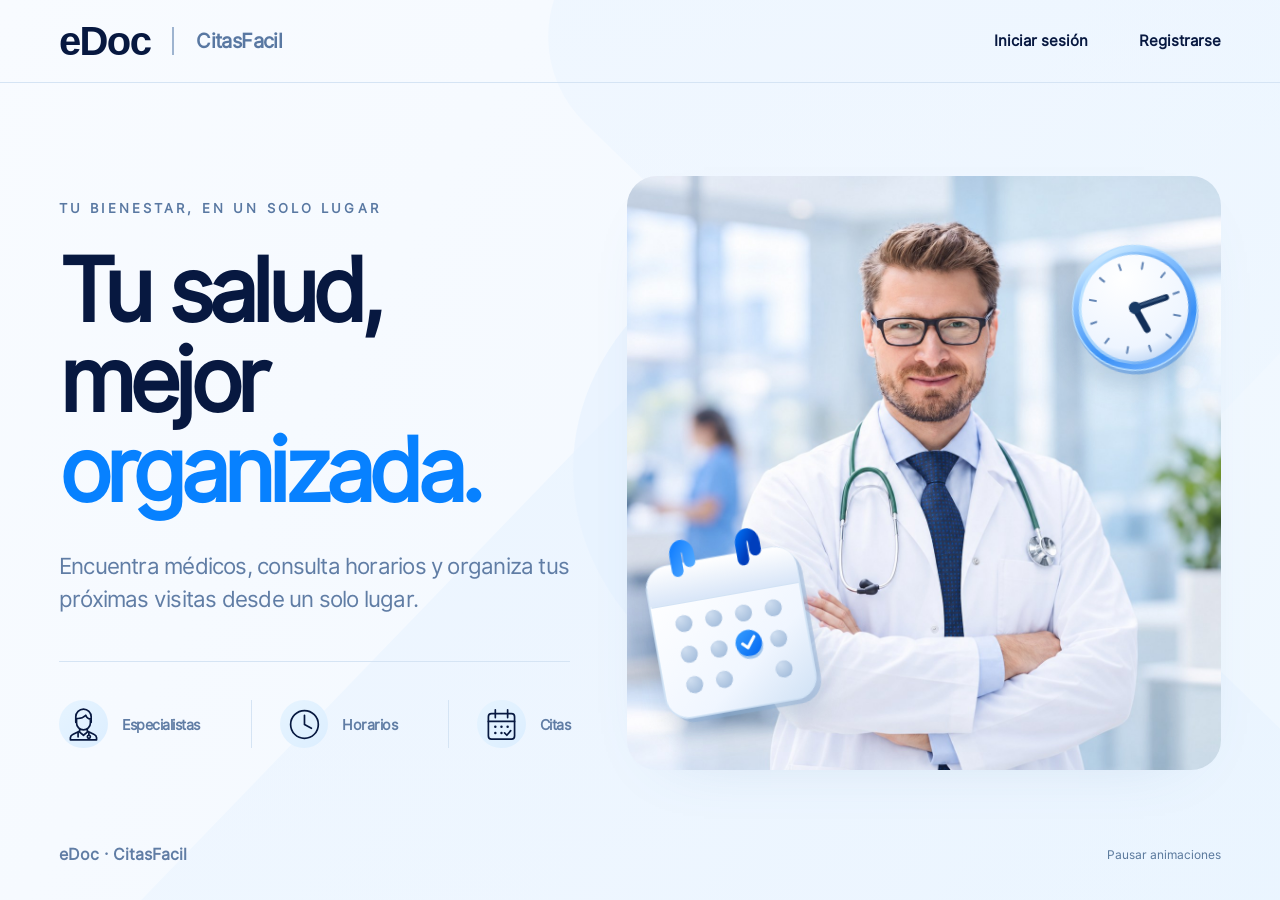
<file: index.html>
﻿<!DOCTYPE html>
<html lang="es">
<head>
  <meta charset="UTF-8">
  <meta name="viewport" content="width=device-width, initial-scale=1.0">
  <meta name="description" content="Encuentra médicos, consulta horarios y organiza tus próximas visitas desde un solo lugar con eDoc CitasFacil.">
  <meta name="theme-color" content="#f5faff">
  <link rel="preload" as="image" href="img/hero-doctor-v2.jpg" fetchpriority="high">
  <link rel="stylesheet" href="css/index.css?v=4">
  <script src="js/landing.js?v=1" defer></script>
  <title>eDoc · Tu salud, mejor organizada</title>
</head>
<body>
  <a class="skip-link" href="#inicio">Saltar al contenido</a>
  <script>
    if (location.protocol === 'file:') {
      addEventListener('DOMContentLoaded', function () {
        document.querySelector('.landing-main').innerHTML = '<h1>Abre Iniciar-eDoc.cmd</h1><p>Esta aplicacion necesita su servidor local. Cierra esta pagina y haz doble clic en Iniciar-eDoc.cmd dentro de la carpeta extraida. El navegador se abrira automaticamente.</p>';
        document.querySelector('.landing-main').classList.add('local-server-required');
        document.querySelector('nav').hidden = true;
      });
    }
  </script>
  <div class="landing">
    <header class="landing-header">
      <a class="edoc-logo" href="index.html" aria-label="eDoc CitasFacil, inicio">eDoc<span>CitasFacil</span></a>
      <nav aria-label="Acceso">
        <a href="login.php">Iniciar sesión</a>
        <a href="signup.php">Registrarse</a>
      </nav>
    </header>
    <main class="landing-main" id="inicio">
      <div class="hero-copy">
        <p class="eyebrow">Tu bienestar, en un solo lugar</p>
        <h1>Tu salud,<br>mejor<br><span>organizada.</span></h1>
        <p class="hero-description">Encuentra médicos, consulta horarios y organiza tus próximas visitas desde un solo lugar.</p>
        <ul class="hero-features" aria-label="Todo para organizar tu atención">
          <li class="feature feature-specialists">
            <span class="feature-icon" aria-hidden="true"><svg viewBox="0 0 48 48" fill="none" stroke="currentColor" stroke-width="2.2" stroke-linecap="round" stroke-linejoin="round"><path class="specialist-outline" d="M14 21v-7a10 10 0 0 1 20 0v7M15 17v5a9 9 0 0 0 18 0v-5M14 16c6 1 10-1 13-4 1 3 4 5 7 5M19 30v4l5 4 5-4v-4M18 33l-8 4a5 5 0 0 0-3 4v3h34v-3a5 5 0 0 0-3-4l-8-4M17 35v5M31 35v3"/><circle class="specialist-pulse" cx="31" cy="40" r="2"/></svg></span>
            <span>Especialistas</span>
          </li>
          <li class="feature feature-hours">
            <span class="feature-icon" aria-hidden="true"><svg viewBox="0 0 48 48" fill="none" stroke="currentColor" stroke-width="2.2" stroke-linecap="round" stroke-linejoin="round"><circle cx="24" cy="24" r="18"/><path class="feature-clock-hand" d="M24 12v12l9 5"/></svg></span>
            <span>Horarios</span>
          </li>
          <li class="feature feature-appointments">
            <span class="feature-icon" aria-hidden="true"><svg viewBox="0 0 48 48" fill="none" stroke="currentColor" stroke-width="2.2" stroke-linecap="round" stroke-linejoin="round"><rect x="7" y="10" width="34" height="33" rx="4"/><path d="M16 5v10M32 5v10M7 20h34"/><g fill="currentColor" stroke="none"><circle cx="16" cy="27" r="1.6"/><circle cx="24" cy="27" r="1.6"/><circle cx="32" cy="27" r="1.6"/><circle cx="16" cy="35" r="1.6"/><circle cx="24" cy="35" r="1.6"/></g><path class="feature-check" d="m28 35 3 3 5-6"/></svg></span>
            <span>Citas</span>
          </li>
        </ul>
      </div>
      <div class="hero-visual">
        <img class="doctor-portrait" src="img/hero-doctor-v2.jpg" width="1254" height="1254" alt="Médico con bata blanca y estetoscopio en una clínica luminosa" fetchpriority="high" decoding="async">
        <div class="floating-icon floating-clock" aria-hidden="true">
          <svg viewBox="0 0 200 200" fill="none">
            <defs><linearGradient id="clock-rim" x1="35" y1="15" x2="162" y2="185" gradientUnits="userSpaceOnUse"><stop stop-color="#d9f2ff"/><stop offset=".25" stop-color="#8fc5ff"/><stop offset=".7" stop-color="#3990f6"/><stop offset="1" stop-color="#77b4ff"/></linearGradient><radialGradient id="clock-face" cx=".35" cy=".25" r=".8"><stop stop-color="#fff"/><stop offset=".8" stop-color="#eef5ff"/><stop offset="1" stop-color="#c2d9f6"/></radialGradient><linearGradient id="clock-edge"><stop stop-color="#bde3ff"/><stop offset="1" stop-color="#4c96f0"/></linearGradient></defs>
            <circle cx="102" cy="104" r="91" fill="#2376dc" opacity=".4"/>
            <circle cx="99" cy="98" r="91" fill="url(#clock-rim)" stroke="#b7deff" stroke-width="2"/>
            <circle cx="99" cy="98" r="80" fill="url(#clock-face)" stroke="url(#clock-edge)" stroke-width="4"/>
            <g stroke="#6587b6" stroke-width="3" stroke-linecap="round"><path d="M99 31v9M99 156v9M32 98h9M157 98h9M65 40l4 7M129 149l4 7M41 64l7 4M151 128l7 4M40 132l7-4M151 68l7-4M65 156l4-7M129 47l4-7"/></g>
            <g class="clock-minute"><path d="m99 98 42-23" stroke="#112e58" stroke-width="9" stroke-linecap="round"/><path d="m101 95 38-20" stroke="#35547c" stroke-width="3" stroke-linecap="round"/></g>
            <path d="m99 98 23 28" stroke="#112e58" stroke-width="10" stroke-linecap="round"/>
            <circle cx="99" cy="98" r="9" fill="#183a65"/>
          </svg>
        </div>
        <div class="floating-icon floating-calendar" aria-hidden="true">
          <svg viewBox="0 0 230 250" fill="none">
            <defs><linearGradient id="calendar-paper" x1="40" y1="40" x2="196" y2="239" gradientUnits="userSpaceOnUse"><stop stop-color="#fff"/><stop offset=".65" stop-color="#f0f6ff"/><stop offset="1" stop-color="#d1e2f5"/></linearGradient><linearGradient id="calendar-head" x2="0" y2="1"><stop stop-color="#fff"/><stop offset="1" stop-color="#d9e6f8"/></linearGradient><linearGradient id="calendar-rings" x1="0" y1="0" x2="1" y2=".2"><stop stop-color="#1782ff"/><stop offset=".45" stop-color="#5db1ff"/><stop offset=".8" stop-color="#0064e8"/><stop offset="1" stop-color="#003ebc"/></linearGradient><radialGradient id="calendar-dot" cx=".3" cy=".2" r=".8"><stop stop-color="#cfdef0"/><stop offset="1" stop-color="#a9c1de"/></radialGradient><linearGradient id="calendar-check" x2="1" y2="1"><stop stop-color="#399fff"/><stop offset="1" stop-color="#0065f1"/></linearGradient></defs>
            <rect x="19" y="41" width="196" height="198" rx="30" fill="#8caed3" opacity=".5"/>
            <rect x="13" y="34" width="196" height="198" rx="29" fill="url(#calendar-paper)" stroke="#d0e2f5" stroke-width="2"/>
            <path d="M14 83V63c0-17 12-29 29-29h137c17 0 29 12 29 29v20Z" fill="url(#calendar-head)"/>
            <path d="M15 84h193" stroke="#d2e2f5" stroke-width="2"/>
            <g stroke="url(#calendar-rings)" stroke-width="15" stroke-linecap="round"><path d="M57 43V24c0-17 17-17 17 0v9M143 43V24c0-17 17-17 17 0v9"/></g>
            <g fill="url(#calendar-dot)"><circle cx="53" cy="111" r="11"/><circle cx="92" cy="111" r="11"/><circle cx="131" cy="111" r="11"/><circle cx="170" cy="111" r="11"/><circle cx="53" cy="151" r="11"/><circle cx="92" cy="151" r="11"/><circle cx="170" cy="151" r="11"/><circle cx="53" cy="191" r="11"/><circle cx="92" cy="191" r="11"/><circle cx="170" cy="191" r="11"/></g>
            <g class="calendar-confirm"><circle cx="132" cy="154" r="17" fill="#a3c7ee"/><circle cx="131" cy="150" r="17" fill="url(#calendar-check)"/><path d="m123 150 6 6 10-13" stroke="#fff" stroke-width="4" stroke-linecap="round" stroke-linejoin="round"/></g>
          </svg>
        </div>
      </div>
    </main>
    <footer><span>eDoc · CitasFacil</span><button class="motion-toggle" type="button" aria-pressed="false" hidden>Pausar animaciones</button></footer>
  </div>
</body>
</html>
</file>
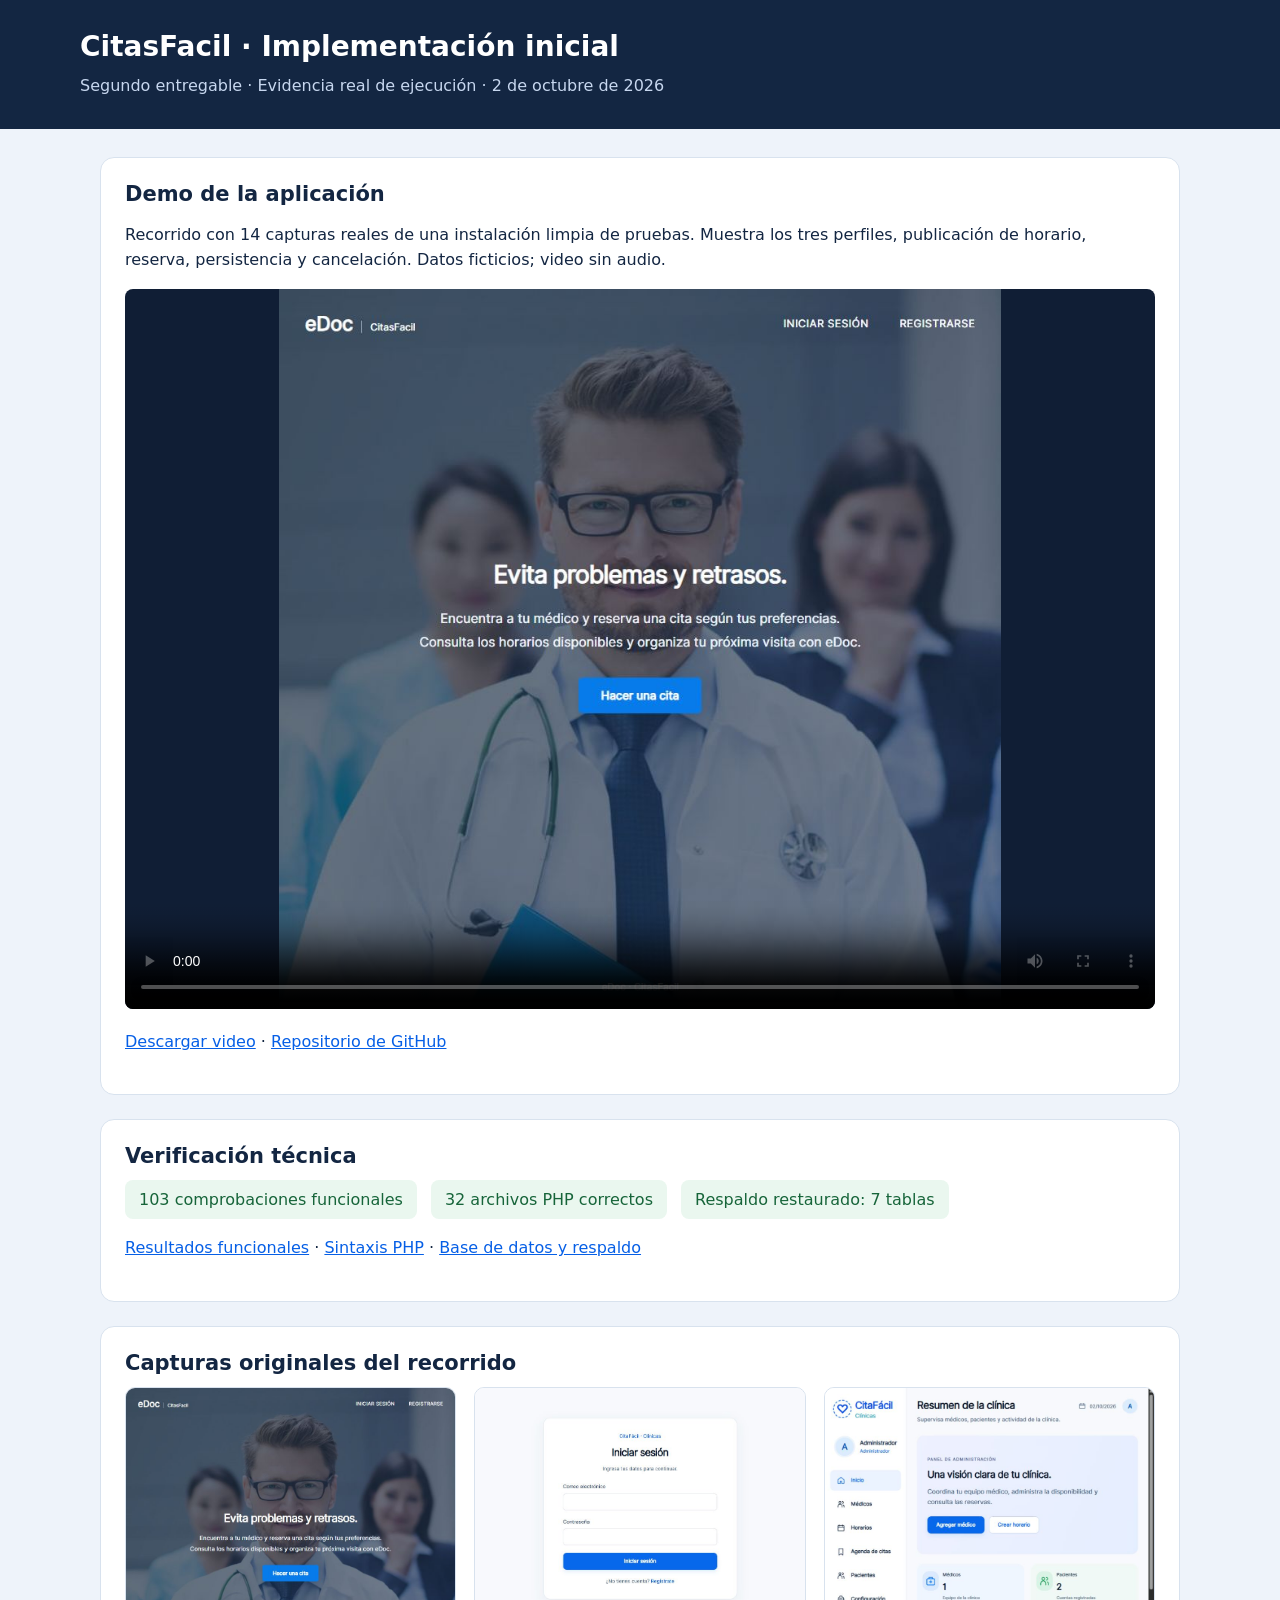
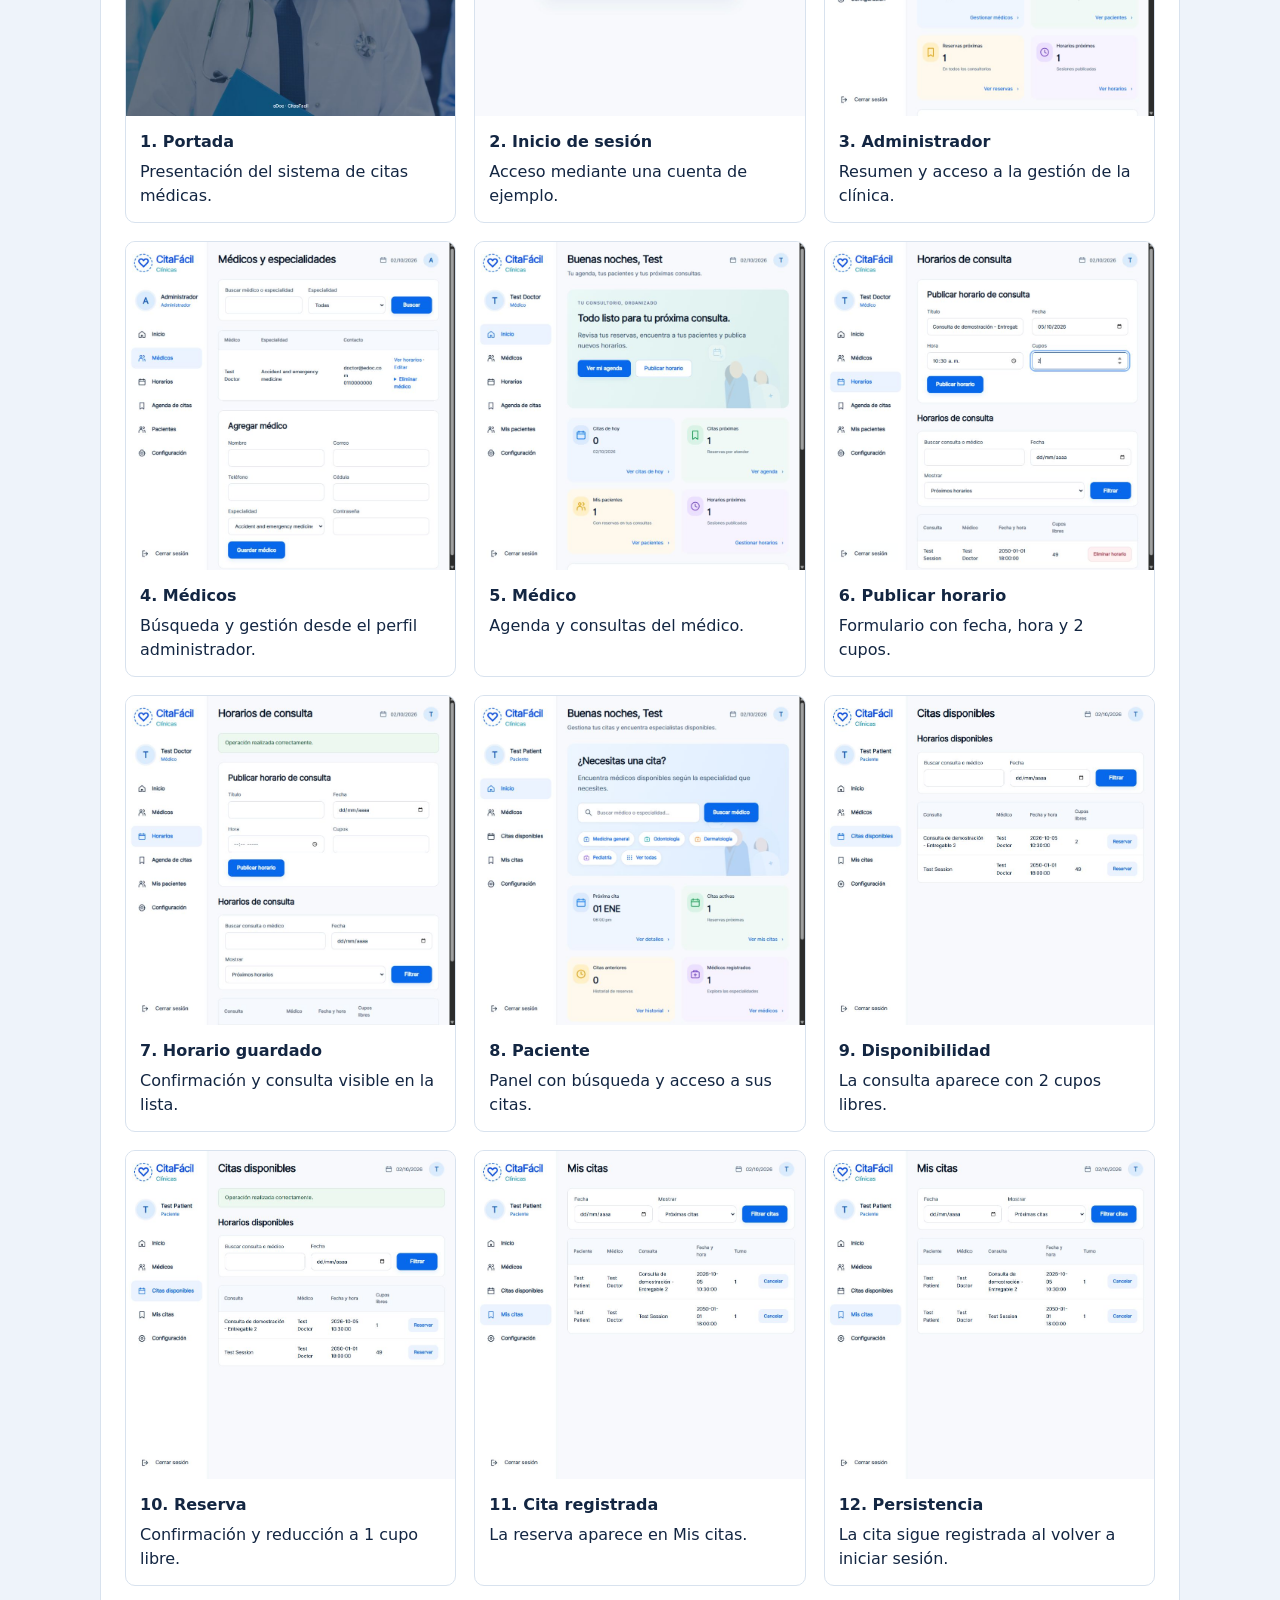
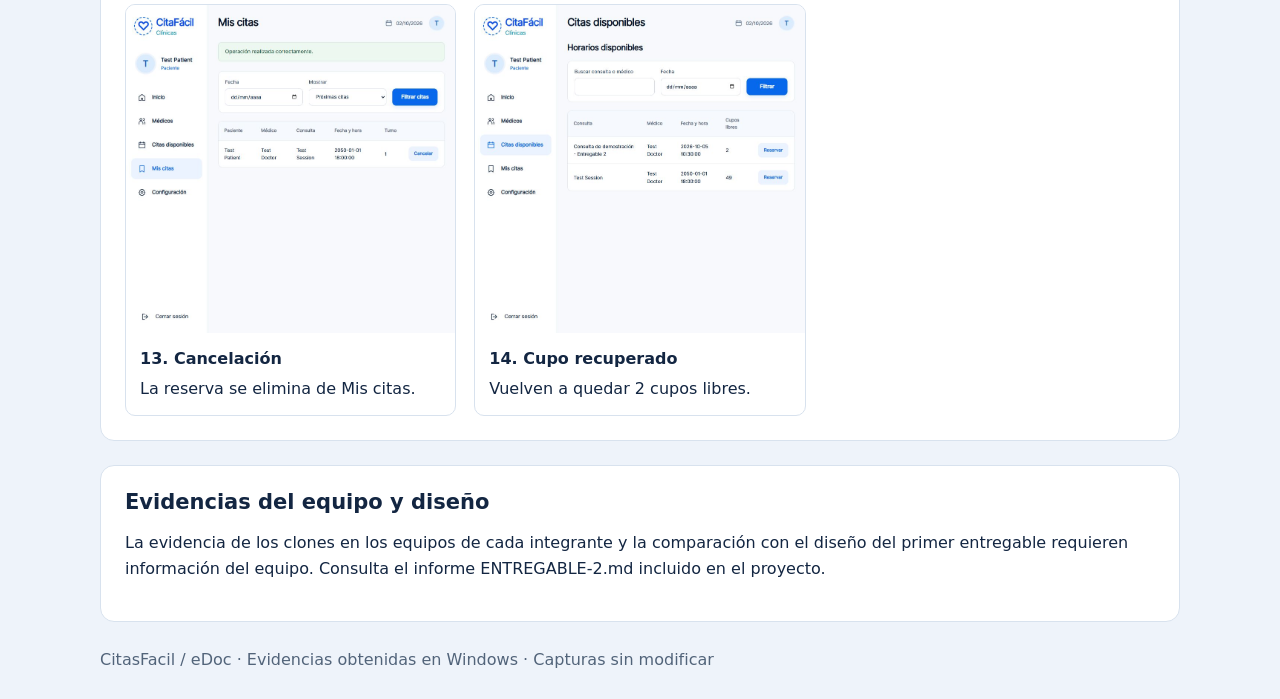
<file: evidencias/index.html>
<!doctype html>
<html lang="es">
<head>
<meta charset="utf-8"><meta name="viewport" content="width=device-width, initial-scale=1">
<title>CitasFacil · Evidencias de ejecución</title>
<style>
*{box-sizing:border-box}body{margin:0;font:16px system-ui,sans-serif;background:#eef3fa;color:#132642}header{padding:30px max(20px,calc((100% - 1120px)/2));background:#132642;color:white}h1{font-size:28px;margin:0 0 10px}header p{margin:0;color:#c7d7ef}main{max-width:1120px;margin:28px auto;padding:0 20px}section{padding:24px;border:1px solid #d8e2ee;border-radius:14px;background:white;margin-bottom:24px}h2{font-size:21px;margin:0 0 12px}p{line-height:1.6}video{width:100%;max-height:720px;background:#101e35;border-radius:8px}.gallery{display:grid;grid-template-columns:repeat(auto-fit,minmax(270px,1fr));gap:18px}figure{margin:0;border:1px solid #d8e2ee;border-radius:10px;overflow:hidden}figure img{width:100%;display:block}figcaption{padding:14px;line-height:1.5}figcaption strong{display:block;margin-bottom:6px}a{color:#065fe6}.status{display:flex;gap:14px;flex-wrap:wrap}.status span{padding:10px 14px;background:#eaf7ef;color:#17653a;border-radius:8px}footer{padding:0 20px 30px;max-width:1120px;margin:auto;color:#52647a}
</style>
</head>
<body>
<header><h1>CitasFacil · Implementación inicial</h1><p>Segundo entregable · Evidencia real de ejecución · 2 de octubre de 2026</p></header>
<main>
<section><h2>Demo de la aplicación</h2><p>Recorrido con 14 capturas reales de una instalación limpia de pruebas. Muestra los tres perfiles, publicación de horario, reserva, persistencia y cancelación. Datos ficticios; video sin audio.</p><video controls preload="metadata" poster="capturas/01-portada.jpg"><source src="demo-citasfacil.mp4" type="video/mp4">Descarga el video desde el enlace siguiente.</video><p><a href="demo-citasfacil.mp4" download>Descargar video</a> · <a href="https://github.com/77COWBOY/CitasFacil">Repositorio de GitHub</a></p></section>
<section><h2>Verificación técnica</h2><div class="status"><span>103 comprobaciones funcionales</span><span>32 archivos PHP correctos</span><span>Respaldo restaurado: 7 tablas</span></div><p><a href="pruebas-funcionales.txt">Resultados funcionales</a> · <a href="pruebas-sintaxis.txt">Sintaxis PHP</a> · <a href="pruebas-base-datos.txt">Base de datos y respaldo</a></p></section>
<section><h2>Capturas originales del recorrido</h2><div class="gallery" id="gallery"></div></section>
<section><h2>Evidencias del equipo y diseño</h2><p>La evidencia de los clones en los equipos de cada integrante y la comparación con el diseño del primer entregable requieren información del equipo. Consulta el informe ENTREGABLE-2.md incluido en el proyecto.</p></section>
</main>
<footer>CitasFacil / eDoc · Evidencias obtenidas en Windows · Capturas sin modificar</footer>
<script>
const steps=[['01-portada.jpg','Portada','Presentación del sistema de citas médicas.'],['02-login.jpg','Inicio de sesión','Acceso mediante una cuenta de ejemplo.'],['03-panel-administrador.jpg','Administrador','Resumen y acceso a la gestión de la clínica.'],['04-medicos.jpg','Médicos','Búsqueda y gestión desde el perfil administrador.'],['05-panel-medico.jpg','Médico','Agenda y consultas del médico.'],['06-publicar-horario.jpg','Publicar horario','Formulario con fecha, hora y 2 cupos.'],['07-horario-publicado.jpg','Horario guardado','Confirmación y consulta visible en la lista.'],['08-panel-paciente.jpg','Paciente','Panel con búsqueda y acceso a sus citas.'],['09-citas-disponibles.jpg','Disponibilidad','La consulta aparece con 2 cupos libres.'],['10-reserva-confirmada.jpg','Reserva','Confirmación y reducción a 1 cupo libre.'],['11-mis-citas.jpg','Cita registrada','La reserva aparece en Mis citas.'],['12-reserva-persistente.jpg','Persistencia','La cita sigue registrada al volver a iniciar sesión.'],['13-cita-cancelada.jpg','Cancelación','La reserva se elimina de Mis citas.'],['14-cupo-recuperado.jpg','Cupo recuperado','Vuelven a quedar 2 cupos libres.']];
const gallery=document.getElementById('gallery');
steps.forEach(([file,title,description],i)=>{const figure=document.createElement('figure');const link=document.createElement('a');link.href='capturas/'+file;const img=document.createElement('img');img.src=link.href;img.alt=title;img.loading='lazy';link.append(img);const caption=document.createElement('figcaption');const heading=document.createElement('strong');heading.textContent=`${i+1}. ${title}`;caption.append(heading,document.createTextNode(description));figure.append(link,caption);gallery.append(figure)});
</script>
</body></html>
</file>
<file: css/index.css>
@font-face{font-family:Inter;src:url('/css/fonts/inter/Inter-Regular.woff') format('woff');font-display:swap}
:root{color-scheme:light;--ink:#071840;--muted:#607da5;--accent:#0781ff;--line:#d5e4f4;--gutter:clamp(24px,4.6vw,80px)}
*{box-sizing:border-box}
body{margin:0;background:#f5faff;color:var(--ink);font-family:Inter,Arial,sans-serif;-webkit-font-smoothing:antialiased}
a{color:inherit}
a:focus-visible{outline:3px solid var(--accent);outline-offset:7px;border-radius:4px}
.skip-link{position:fixed;left:20px;top:-100px;z-index:10;padding:12px 18px;background:white;border:1px solid var(--line)}
.skip-link:focus{top:16px}
.landing{position:relative;isolation:isolate;min-height:100vh;min-height:100svh;display:flex;flex-direction:column;overflow:hidden;background:linear-gradient(120deg,#f8fbff 0%,#f4f9ff 60%,#eef7ff 100%)}
.landing::before,.landing::after{content:"";position:absolute;pointer-events:none;z-index:-1;width:780px;height:780px;border-radius:120px;background:linear-gradient(135deg,#e4f1ff90,#eaf5ff40);transform:rotate(44deg)}
.landing::before{top:-360px;right:-160px}
.landing::after{right:-60px;bottom:-670px;width:1100px;height:1100px;border-radius:160px}
.landing-header{display:flex;justify-content:space-between;align-items:center;gap:24px;padding:20px var(--gutter);border-bottom:1px solid var(--line)}
.edoc-logo{display:inline-flex;align-items:center;gap:22px;font-family:Arial,sans-serif;font-size:40px;line-height:1;font-weight:750;letter-spacing:-1.6px;text-decoration:none;white-space:nowrap}
.edoc-logo span{border-left:2px solid #9eb4d0;padding-left:22px;font-family:Inter,Arial,sans-serif;font-size:20px;font-weight:600;letter-spacing:-.6px;line-height:1.4;color:#5978a2}
nav{display:flex;align-items:center;gap:clamp(24px,4vw,64px)}
nav a{position:relative;padding:12px 0;font-size:15px;font-weight:600;text-decoration:none}
nav a::after{content:"";position:absolute;left:0;right:0;bottom:5px;height:2px;background:var(--accent);transform:scaleX(0);transform-origin:left;transition:transform .2s ease}
nav a:hover{color:#0068d9}
nav a:hover::after{transform:scaleX(1)}
.landing-main{position:relative;flex:1;display:grid;grid-template-columns:.86fr 1fr;gap:clamp(36px,4.4vw,72px);align-items:center;width:100%;max-width:1800px;margin:0 auto;padding:36px var(--gutter) 12px}
.hero-copy{position:relative;z-index:1;padding:30px 0;min-width:0}
.eyebrow{margin:0 0 28px;color:#5978a2;font-size:clamp(11px,1.02vw,17px);line-height:1.6;font-weight:600;letter-spacing:.24em;text-transform:uppercase}
h1{margin:0;font-family:Inter,Arial,sans-serif;font-size:clamp(64px,6.85vw,118px);line-height:1.025;font-weight:800;letter-spacing:-.065em}
h1 span{color:var(--accent)}
.hero-description{margin:34px 0 0;color:var(--muted);font-size:clamp(18px,1.74vw,29px);line-height:1.5;font-weight:500;letter-spacing:-.035em;max-width:650px;text-wrap:pretty}
.hero-features{display:flex;align-items:center;list-style:none;margin:44px 0 0;padding:38px 0 0;border-top:1px solid var(--line)}
.feature{display:flex;align-items:center;gap:14px;min-width:0;font-size:clamp(12px,1.12vw,18px);font-weight:600;letter-spacing:-.035em;color:var(--muted);white-space:nowrap}
.feature+.feature{border-left:1px solid var(--line);margin-left:auto;padding-left:clamp(12px,2.2vw,36px)}
.feature-icon{display:grid;place-items:center;flex-shrink:0;width:clamp(42px,3.8vw,62px);height:clamp(42px,3.8vw,62px);border-radius:50%;background:linear-gradient(135deg,#e6f4ff,#dceeff);color:var(--ink)}
.feature-icon svg{width:76%;height:76%;overflow:visible}
.hero-visual{position:relative;aspect-ratio:1;width:100%;min-width:0;margin:0;isolation:isolate}
.hero-visual::before{content:"";position:absolute;z-index:-1;inset:7% 8% 8% -9%;border-radius:50%;background:#e7f3ffb3}
.doctor-portrait{display:block;object-fit:cover;width:100%;height:100%;border-radius:30px;box-shadow:0 20px 65px -45px #4d80ad44}
.floating-icon{position:absolute;pointer-events:none;will-change:transform;filter:drop-shadow(0 16px 12px #204b7c2b)}
.floating-icon svg{display:block;width:100%;height:auto;overflow:visible}
.floating-clock{width:23%;right:3%;top:11%;transform:rotate(10deg);animation:clock-float 7s ease-in-out infinite}
.floating-calendar{width:30%;left:3%;bottom:8%;transform:rotate(-10deg);animation:calendar-float 8s ease-in-out infinite}
.clock-minute{transform-origin:99px 98px;animation:clock-tick 24s linear infinite}
.calendar-confirm{transform-origin:131px 150px;animation:confirmation-pulse 4s ease-in-out infinite}
.feature-clock-hand{transform-origin:24px 24px;animation:clock-tick 32s linear infinite}
.feature-specialists .feature-icon{animation:specialist-bob 5s ease-in-out infinite}
.specialist-pulse{transform-origin:31px 40px;animation:confirmation-pulse 3s ease-in-out infinite}
.feature-check{stroke-dasharray:18;stroke-dashoffset:0;animation:check-draw 5s ease-in-out infinite}
footer{display:flex;align-items:center;justify-content:space-between;gap:20px;width:100%;max-width:1800px;margin:0 auto;padding:0 var(--gutter) 30px;color:var(--muted);font-size:16px;font-weight:600}
.motion-toggle{padding:8px 0;border:0;background:transparent;color:#58779b;font:inherit;font-size:12px;font-weight:400;cursor:pointer;text-underline-offset:4px}
.motion-toggle:hover{text-decoration:underline}
.motion-toggle:focus-visible{outline:3px solid var(--accent);outline-offset:5px;border-radius:3px}
.motion-paused *{animation-play-state:paused!important}
.local-server-required{grid-template-columns:1fr;align-content:center;gap:20px}
.local-server-required h1{font-size:36px;letter-spacing:-1px}
.local-server-required p{max-width:650px;color:var(--muted);font-size:18px;line-height:1.7}
@keyframes clock-float{0%,100%{transform:translateY(0) rotate(10deg)}50%{transform:translateY(20px) rotate(5deg)}}
@keyframes calendar-float{0%,100%{transform:translateY(0) rotate(-10deg)}50%{transform:translateY(-42px) rotate(-5deg)}}
@keyframes clock-tick{to{transform:rotate(360deg)}}
@keyframes confirmation-pulse{0%,65%,100%{transform:scale(1)}78%{transform:scale(1.12)}90%{transform:scale(.97)}}
@keyframes specialist-bob{0%,100%{transform:translateY(0)}50%{transform:translateY(-4px)}}
@keyframes check-draw{0%,55%,100%{stroke-dashoffset:0}70%{stroke-dashoffset:18}85%{stroke-dashoffset:0}}
@media(min-width:1600px){.landing-main{gap:68px;padding-top:44px;padding-bottom:24px}.hero-features{margin-top:48px;padding-top:42px}footer{padding-bottom:36px}}
@media(max-width:1100px) and (min-width:761px){.landing-main{gap:30px;grid-template-columns:.9fr 1fr}.edoc-logo{font-size:34px}.edoc-logo span{font-size:17px}h1{font-size:clamp(54px,6.8vw,76px)}.hero-copy{padding:24px 0}.eyebrow{letter-spacing:.18em;margin-bottom:22px}.hero-description{margin-top:26px;font-size:18px}.hero-features{margin-top:30px;padding-top:24px;gap:10px}.feature{flex-direction:column;gap:8px;font-size:12px;flex:1}.feature+.feature{padding-left:10px;margin:0}.doctor-portrait{border-radius:24px}footer{padding-top:16px;font-size:13px}}
@media(max-width:760px){:root{--gutter:24px}.landing-header{padding-top:22px;padding-bottom:22px;gap:14px}.edoc-logo{font-size:31px;gap:12px}.edoc-logo span{font-size:14px;padding-left:12px;letter-spacing:-.4px}nav{gap:20px}nav a{font-size:12px}.landing-main{grid-template-columns:1fr;gap:24px;padding-top:40px;padding-bottom:32px}.hero-copy{padding:0}.eyebrow{font-size:11px;letter-spacing:.19em;margin-bottom:22px}h1{font-size:clamp(58px,11.4vw,84px);line-height:1.04;letter-spacing:-.06em}.hero-description{margin-top:24px;font-size:19px;max-width:540px;letter-spacing:-.025em}.hero-features{margin-top:28px;padding-top:24px;gap:14px}.feature{gap:9px;font-size:12px}.feature+.feature{padding-left:15px}.feature-icon{width:42px;height:42px}.hero-visual{max-width:600px;justify-self:center}.doctor-portrait{border-radius:24px}.floating-clock{right:4%;top:8%;width:24%}.floating-calendar{width:29%;left:2%;bottom:8%}footer{padding-top:0;padding-bottom:26px;font-size:13px}.landing::after{bottom:-820px}.landing::before{right:-580px}}
@media(max-width:420px){:root{--gutter:20px}.landing-header{flex-wrap:wrap;row-gap:14px}.edoc-logo{font-size:30px}nav{width:100%;justify-content:flex-end;gap:24px}nav a{padding:4px 0;font-size:12px}.landing-main{padding-top:30px}h1{font-size:clamp(51px,12vw,60px)}.hero-description{font-size:17px}.hero-features{gap:8px}.feature{flex:1;flex-direction:column;gap:9px;font-size:12px}.feature+.feature{padding-left:10px}.feature-icon{width:43px;height:43px}}
@media(prefers-reduced-motion:reduce){*,*::before,*::after{animation:none!important;transition:none!important}.floating-icon{will-change:auto}}
</file>
